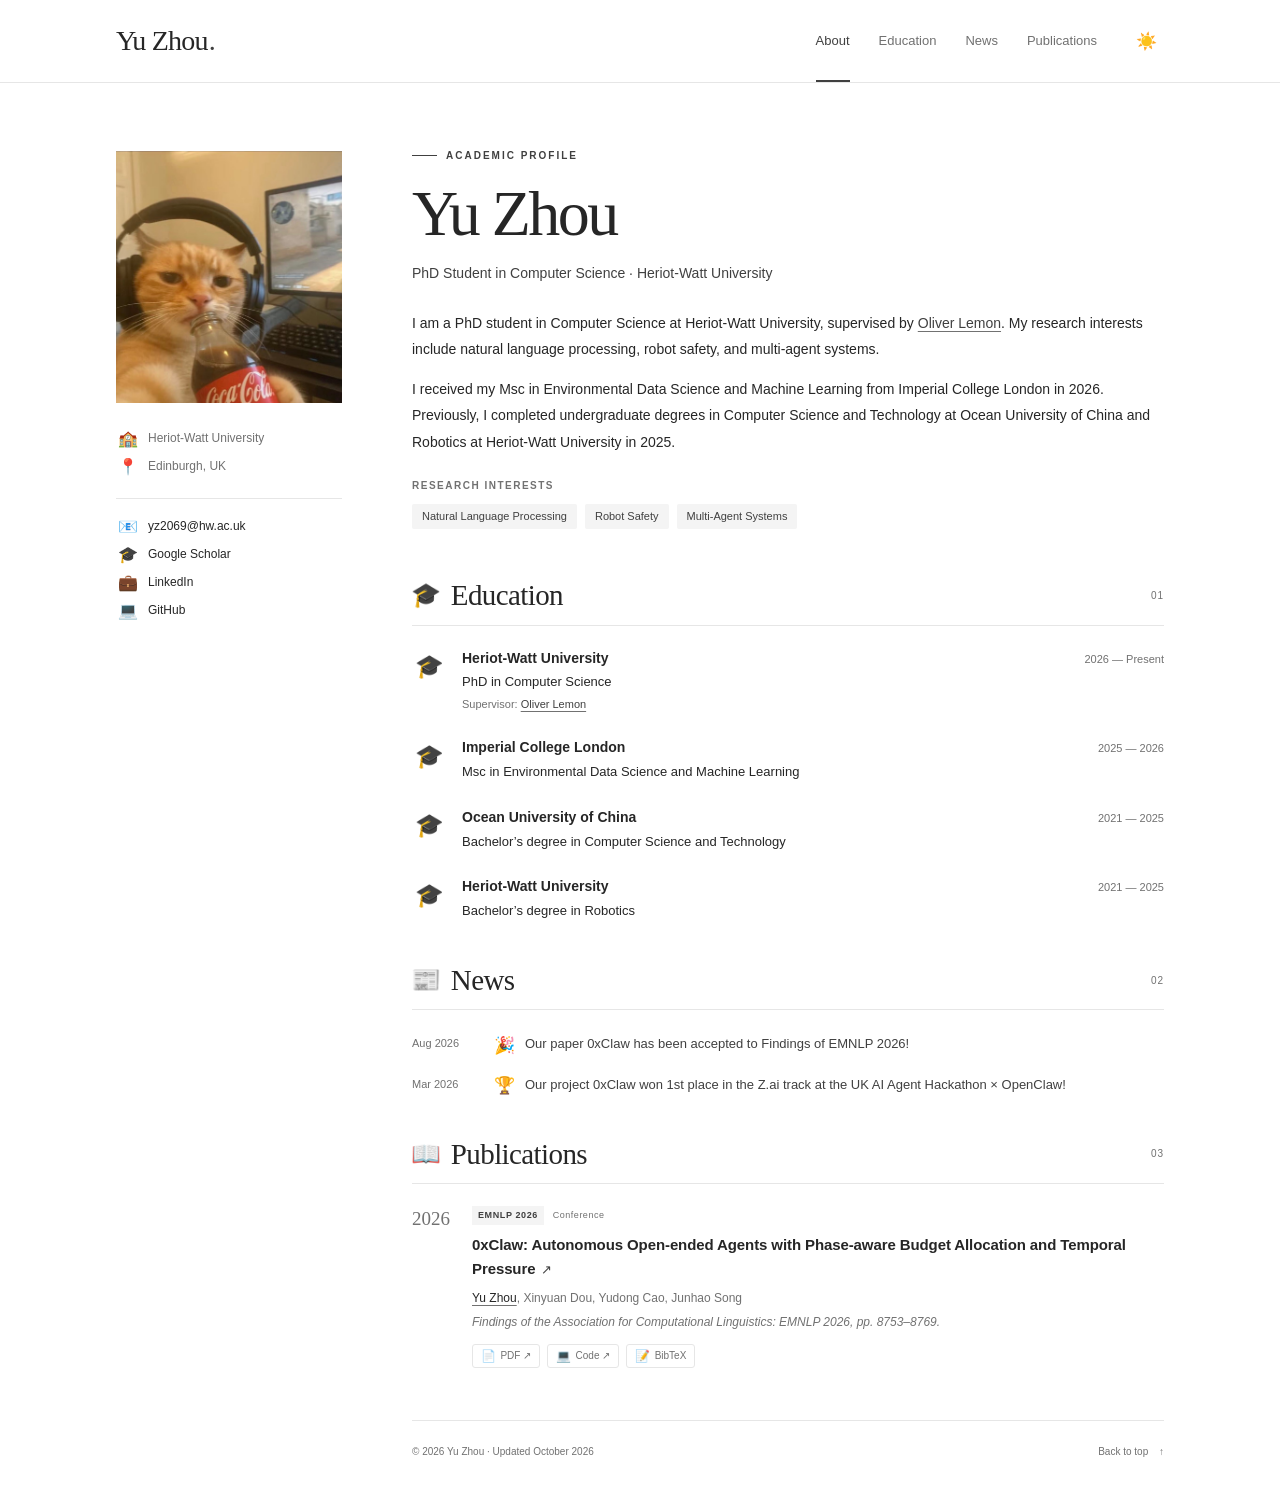
<file: index.html>
<!doctype html>
<html lang="en">
  <head>
    <meta charset="utf-8">
    <meta name="viewport" content="width=device-width, initial-scale=1">
    <meta name="description" content="Yu Zhou is a PhD student in Computer Science at Heriot-Watt University, researching natural language processing, robot safety, and multi-agent systems.">
    <meta name="theme-color" content="#ffffff">
    <title>Yu Zhou — Academic Profile</title>
    <link rel="icon" href="./assets/favicon.svg" type="image/svg+xml">
    <link rel="stylesheet" href="./styles.css">
    <script src="./theme.js"></script>
    <script src="./data.js" defer></script>
    <script src="./app.js" defer></script>
  </head>
  <body>
    <a class="skip-link" href="#main">Skip to content</a>
    <header class="site-header">
      <div class="header-inner">
        <a class="wordmark" href="#about" aria-label="Yu Zhou, home"><span class="brand-name">Yu Zhou</span><span class="brand-dot" aria-hidden="true">.</span></a>
        <nav class="main-nav" aria-label="Main navigation">
          <a class="nav-link active" href="#about" aria-current="location">About</a>
          <a class="nav-link" href="#education">Education</a>
          <a class="nav-link" href="#news">News</a>
          <a class="nav-link" href="#publications">Publications</a>
        </nav>
        <button class="theme-toggle icon-button" type="button" aria-label="Switch to dark theme" title="Switch to dark theme"></button>
      </div>
    </header>

    <div class="page-shell">
      <aside class="profile-aside" aria-label="Profile photo and contact information">
        <div id="portrait" class="portrait-placeholder">
          <span class="photo-corner top-left" aria-hidden="true"></span>
          <span class="photo-corner bottom-right" aria-hidden="true"></span>
          <span class="portrait-monogram" aria-hidden="true">YZ</span>
          <span class="portrait-label">Yu Zhou</span>
        </div>
        <div id="sidebar-details" class="sidebar-details"></div>
        <div id="social-links" class="social-links" aria-label="Contact and academic profiles"></div>
        <span id="template-badge" class="template-badge"><span aria-hidden="true"></span> Template preview</span>
      </aside>
      <main id="main" class="main-content">
      <section id="about" class="about-section" aria-labelledby="profile-name">
        <div class="profile-copy">
          <p class="eyebrow"><span class="eyebrow-line" aria-hidden="true"></span> Academic profile</p>
          <h1 id="profile-name">Yu Zhou</h1>
          <p id="profile-role" class="profile-role"></p>
          <div id="biography" class="biography"></div>
          <div class="interests-block">
            <h2 class="label-heading">Research interests</h2>
            <ul id="interests" class="interest-list" aria-label="Research interests"></ul>
          </div>
        </div>
      </section>

      <section id="education" class="content-section" aria-labelledby="education-title">
        <div class="section-heading"><h2 id="education-title"><span class="emoji-icon section-emoji" aria-hidden="true">🎓</span>Education</h2><span class="section-index" aria-hidden="true">01</span></div>
        <div id="education-list" class="education-list"></div>
      </section>

      <section id="news" class="content-section" aria-labelledby="news-title">
        <div class="section-heading"><h2 id="news-title"><span class="emoji-icon section-emoji" aria-hidden="true">📰</span>News</h2><span class="section-index" aria-hidden="true">02</span></div>
        <div id="news-list" class="news-list"></div>
      </section>

      <section id="publications" class="content-section publications-section" aria-labelledby="publications-title">
        <div class="section-heading"><h2 id="publications-title"><span class="emoji-icon section-emoji" aria-hidden="true">📖</span>Publications</h2><span class="section-index" aria-hidden="true">03</span></div>
        <div class="publication-toolbar">
          <div class="publication-filters" role="group" aria-label="Filter publications">
            <button type="button" class="filter-button active" data-filter="all" aria-pressed="true">All <span id="publication-count"></span></button>
            <button type="button" class="filter-button" data-filter="conference" aria-pressed="false">Conference</button>
            <button type="button" class="filter-button" data-filter="journal" aria-pressed="false">Journal</button>
            <button type="button" class="filter-button" data-filter="preprint" aria-pressed="false">Preprint</button>
          </div>
          <span class="publication-note">* Equal contribution</span>
        </div>
        <p id="filter-status" class="sr-only" role="status" aria-live="polite"></p>
        <div id="publication-list"></div>
      </section>

      <noscript><p class="notice">Please enable JavaScript to view this profile’s biography, education, news, and publications.</p></noscript>
      <footer class="site-footer">
        <div><p id="copyright"></p><p id="template-note" class="footer-note">A personal academic homepage · Placeholder content for preview.</p></div>
        <a class="back-to-top" href="#about">Back to top <span aria-hidden="true">↑</span></a>
      </footer>
      </main>
    </div>

    <dialog id="content-dialog" class="content-dialog" aria-labelledby="dialog-title">
      <div class="dialog-heading"><h2 id="dialog-title"></h2><button id="dialog-close" class="icon-button" type="button" aria-label="Close dialog">×</button></div>
      <div id="dialog-body"></div>
      <button id="copy-citation" class="outline-button" type="button" hidden>Copy BibTeX</button>
      <p id="copy-status" class="copy-status" role="status"></p>
    </dialog>
  </body>
</html>
</file>
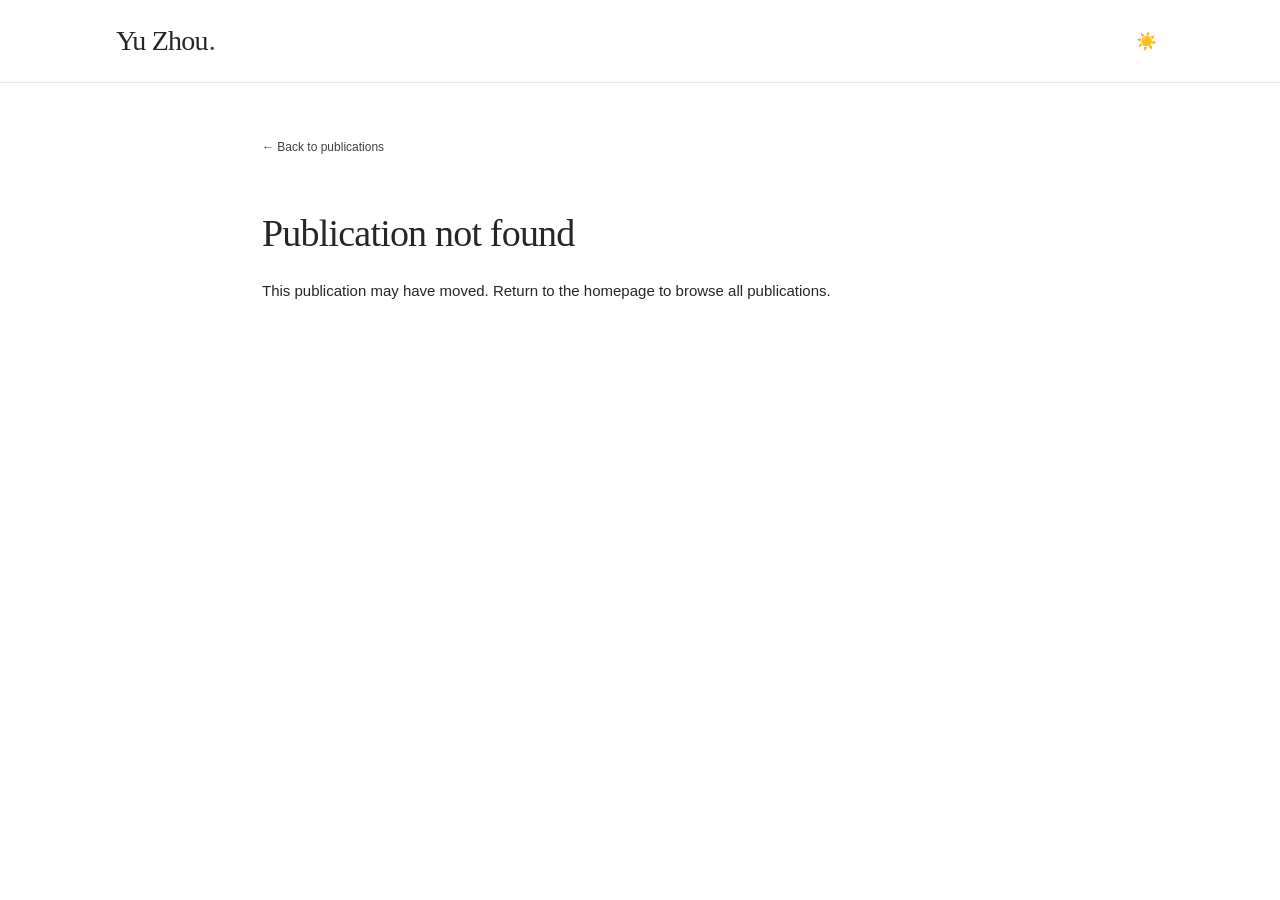
<file: publication.html>
<!doctype html>
<html lang="en">
  <head>
    <meta charset="utf-8">
    <meta name="viewport" content="width=device-width, initial-scale=1">
    <meta name="description" content="Research publications and citation information by Yu Zhou, Heriot-Watt University.">
    <meta name="theme-color" content="#ffffff">
    <title>Publication — Academic Profile</title>
    <link rel="icon" href="./assets/favicon.svg" type="image/svg+xml">
    <link rel="stylesheet" href="./styles.css">
    <script src="./theme.js"></script>
    <script src="./data.js" defer></script>
    <script src="./app.js" defer></script>
  </head>
  <body>
    <a class="skip-link" href="#publication-detail">Skip to content</a>
    <header class="site-header"><div class="header-inner">
      <a class="wordmark" href="./index.html" aria-label="Yu Zhou, home"><span class="brand-name">Yu Zhou</span><span class="brand-dot" aria-hidden="true">.</span></a>
      <button class="theme-toggle icon-button" type="button" aria-label="Switch to dark theme"></button>
    </div></header>
    <main class="detail-shell">
      <a class="detail-back" href="./index.html#publications">← Back to publications</a>
      <article id="publication-detail"></article>
      <noscript><p class="notice">Please enable JavaScript to view the publication details.</p></noscript>
    </main>
    <dialog id="content-dialog" class="content-dialog" aria-labelledby="dialog-title">
      <div class="dialog-heading"><h2 id="dialog-title"></h2><button id="dialog-close" class="icon-button" type="button" aria-label="Close dialog">×</button></div>
      <div id="dialog-body"></div>
      <button id="copy-citation" class="outline-button" type="button" hidden>Copy BibTeX</button>
      <p id="copy-status" class="copy-status" role="status"></p>
    </dialog>
  </body>
</html>
</file>
<file: styles.css>
/* Academic profile — a monochrome layout with a persistent profile column. */
:root {
  color-scheme: light;
  --bg: #ffffff;
  --surface: #ffffff;
  --text: #262626;
  --muted: #717171;
  --accent: #404040;
  --accent-hover: #111111;
  --wash: #f4f4f4;
  --line: #e6e6e6;
  --portrait: #f1f1f1;
  --serif: "Iowan Old Style", "Palatino Linotype", "Book Antiqua", Georgia, serif;
  --sans: -apple-system, BlinkMacSystemFont, "Segoe UI", Arial, sans-serif;
}
:root[data-theme="dark"] {
  color-scheme: dark;
  --bg: #171717;
  --surface: #202020;
  --text: #e9e9e9;
  --muted: #aaaaaa;
  --accent: #c4c4c4;
  --accent-hover: #ffffff;
  --wash: #2b2b2b;
  --line: #383838;
  --portrait: #252525;
}
* { box-sizing: border-box; }
html { scroll-behavior: smooth; scroll-padding-top: 104px; }
body { margin: 0; background: var(--bg); color: var(--text); font: 15px/1.75 var(--sans); -webkit-font-smoothing: antialiased; }
button, input { font: inherit; }
button, a { -webkit-tap-highlight-color: transparent; }
button { cursor: pointer; }
a { color: var(--accent); text-decoration: none; }
a:hover { color: var(--accent-hover); }
button:focus-visible, a:focus-visible, summary:focus-visible { outline: 2px solid var(--accent); outline-offset: 5px; border-radius: 2px; }
button { color: inherit; }
.emoji-icon { display: inline-flex; align-items: center; justify-content: center; width: 1.2em; height: 1.2em; flex-shrink: 0; font: 17px/1 "Apple Color Emoji", "Segoe UI Emoji", "Noto Color Emoji", sans-serif; letter-spacing: 0; }
.inline-link { text-decoration: underline; text-decoration-color: var(--muted); text-underline-offset: 3px; }
.inline-link:hover { text-decoration-color: currentColor; }
[hidden] { display: none !important; }
::selection { background: var(--accent); color: var(--bg); }
.site-header { position: sticky; top: 0; z-index: 10; border-bottom: 1px solid var(--line); background: var(--bg); }
.header-inner { max-width: 1112px; height: 82px; margin: auto; display: flex; align-items: center; gap: 30px; padding: 0 32px; }
.wordmark { font: 28px/1 var(--serif); color: var(--text); letter-spacing: -.8px; margin-right: auto; white-space: nowrap; }
.brand-dot { color: var(--accent); padding-left: 1px; }
.main-nav { display: flex; align-items: center; height: 100%; gap: 29px; }
.nav-link { display: flex; align-items: center; height: 100%; font-size: 13px; color: var(--muted); border-bottom: 2px solid transparent; padding-top: 2px; }
.nav-link:hover, .nav-link.active { color: var(--accent); }
.nav-link.active { border-bottom-color: var(--accent); }
.icon-button { display: inline-flex; align-items: center; justify-content: center; width: 36px; height: 36px; border: 0; background: transparent; padding: 8px; color: var(--muted); border-radius: 50%; }
.icon-button:hover { background: var(--wash); color: var(--accent); }
.theme-toggle { margin-left: 1px; }
.theme-control { position: relative; }
.theme-menu { position: absolute; z-index: 12; right: 0; top: 45px; padding: 5px; width: 150px; background: var(--surface); border: 1px solid var(--line); border-radius: 5px; box-shadow: 0 5px 20px #0000000d; }
.theme-option { display: flex; gap: 9px; width: 100%; align-items: center; border: 0; background: transparent; padding: 7px 9px; text-align: left; font-size: 11px; border-radius: 3px; color: var(--muted); }
.theme-option .emoji-icon { font-size: 15px; }
.theme-option[aria-pressed="true"], .theme-option:hover { background: var(--wash); color: var(--text); }
.page-shell { max-width: 1112px; margin: auto; padding: 64px 32px 0; display: grid; grid-template-columns: 226px minmax(0, 1fr); column-gap: 70px; align-items: start; }
.profile-aside { position: sticky; top: 122px; padding-top: 4px; }
.portrait-placeholder { position: relative; height: 252px; width: 100%; overflow: hidden; background-color: var(--portrait); background-image: linear-gradient(90deg, var(--line) 1px, transparent 1px), linear-gradient(var(--line) 1px, transparent 1px); background-size: 28px 28px; display: flex; flex-direction: column; align-items: center; justify-content: center; }
.portrait-placeholder::after { content: ""; position: absolute; width: 175px; height: 175px; border: 1px solid var(--accent); border-radius: 50%; opacity: .16; top: 27px; }
.portrait-monogram { position: relative; z-index: 1; display: flex; align-items: center; justify-content: center; width: 135px; height: 135px; border-radius: 50%; background: var(--portrait); font: italic 61px/1 var(--serif); letter-spacing: -5px; padding-right: 5px; color: var(--accent); }
.portrait-label { position: absolute; bottom: 19px; font-size: 10px; letter-spacing: 1.7px; text-transform: uppercase; color: var(--accent); }
.photo-corner { position: absolute; width: 15px; height: 15px; border-color: var(--accent); opacity: .5; }
.top-left { top: 13px; left: 13px; border-left: 1px solid; border-top: 1px solid; }
.bottom-right { bottom: 13px; right: 13px; border-right: 1px solid; border-bottom: 1px solid; }
.profile-photo { width: 100%; height: 252px; object-fit: cover; display: block; }
.sidebar-details { display: grid; gap: 0; margin-top: 22px; color: var(--muted); font-size: 12px; padding-bottom: 17px; border-bottom: 1px solid var(--line); }
.sidebar-item, .social-link { display: grid; grid-template-columns: 24px minmax(0, 1fr); column-gap: 8px; align-items: center; min-height: 28px; line-height: 1.65; }
.sidebar-item > .emoji-icon, .social-link > .emoji-icon { width: 24px; height: 24px; font-size: 16px; margin: 0; }
.sidebar-item > span:not(.emoji-icon), .social-link > span:not(.emoji-icon):not(.link-arrow) { min-width: 0; overflow-wrap: anywhere; }
.social-links { display: grid; gap: 0; margin-top: 14px; }
.social-link { grid-template-columns: 24px minmax(0, 1fr) 12px; padding: 2px 0; color: var(--text); background: none; border: 0; font-size: 12px; width: 100%; text-align: left; }
.social-link:hover { color: var(--accent); }
.social-link .link-arrow { font-size: 12px; justify-self: end; color: var(--muted); opacity: 0; transition: opacity .15s; }
.social-link:hover .link-arrow, .social-link:focus-visible .link-arrow { opacity: 1; }
.template-badge { display: inline-flex; align-items: center; gap: 7px; margin-top: 25px; font-size: 10px; letter-spacing: .3px; color: var(--muted); }
.template-badge > span { width: 5px; height: 5px; border-radius: 50%; background: var(--accent); }
.main-content { min-width: 0; }
.about-section { padding-bottom: 9px; }
.eyebrow { display: flex; align-items: center; gap: 9px; margin: 0 0 13px; color: var(--accent); text-transform: uppercase; letter-spacing: 2px; font-size: 10px; font-weight: 600; }
.eyebrow-line { height: 1px; width: 25px; background: var(--accent); }
h1 { margin: 0; font: 64px/1.12 var(--serif); letter-spacing: -2.5px; }
.profile-role { font-size: 14px; color: var(--accent); margin: 12px 0 24px; }
.biography { color: var(--text); font-size: 14px; line-height: 1.9; }
.biography p { margin: 0 0 13px; }
.interests-block { margin-top: 23px; }
.label-heading { font-size: 10px; line-height: 1.4; text-transform: uppercase; letter-spacing: 1.5px; font-weight: 600; color: var(--muted); margin: 0 0 11px; }
.interest-list { list-style: none; display: flex; gap: 8px; flex-wrap: wrap; margin: 0; padding: 0; }
.interest-list li { font-size: 11px; color: var(--accent); background: var(--wash); padding: 3px 10px; border-radius: 2px; }
.content-section { margin-top: 40px; }
.section-heading { display: flex; align-items: center; justify-content: space-between; border-bottom: 1px solid var(--line); padding-bottom: 12px; margin-bottom: 22px; }
.section-heading h2 { display: flex; align-items: center; gap: 10px; font: 29px/1.2 var(--serif); letter-spacing: -.6px; margin: 0; }
.section-emoji { font-size: 24px; }
.section-index { font: 10px/1.5 var(--sans); letter-spacing: 1px; color: var(--muted); }
.education-list { display: grid; gap: 23px; }
.education-item { display: flex; align-items: flex-start; gap: 16px; }
.education-icon { width: 34px; height: 34px; display: flex; align-items: center; justify-content: center; flex-shrink: 0; margin-top: 2px; }
.education-icon .emoji-icon { font-size: 23px; }
.education-copy { flex: 1; min-width: 0; }
.education-topline { display: flex; align-items: baseline; gap: 15px; justify-content: space-between; }
.education-item h3 { margin: 0; font-size: 14px; line-height: 1.55; font-weight: 600; }
.education-period { white-space: nowrap; font-size: 11px; color: var(--muted); font-variant-numeric: tabular-nums; }
.education-degree { margin: 2px 0 0; font-size: 13px; }
.education-detail { margin: 1px 0 0; font-size: 11px; color: var(--muted); }
.news-list { display: grid; gap: 16px; }
.news-item { display: grid; grid-template-columns: 70px 19px minmax(0, 1fr); gap: 12px; align-items: start; }
.news-date { color: var(--muted); font-size: 11px; line-height: 1.8; padding-top: 2px; white-space: nowrap; font-variant-numeric: tabular-nums; }
.news-symbol { display: flex; align-items: center; padding-top: 3px; }
.news-symbol .emoji-icon { font-size: 17px; }
.news-text { margin: 0; font-size: 13px; line-height: 1.85; }
.news-text a:hover { text-decoration: underline; }
.publication-toolbar { display: flex; align-items: center; justify-content: space-between; gap: 12px; margin-top: -3px; margin-bottom: 27px; }
.publication-filters { display: flex; flex-wrap: wrap; gap: 5px; }
.filter-button { border: 1px solid transparent; border-radius: 3px; padding: 4px 9px; background: transparent; font-size: 11px; color: var(--muted); line-height: 1.6; }
.filter-button.active { background: var(--wash); border-color: var(--line); color: var(--accent); }
.filter-button:hover { color: var(--accent); background: var(--wash); }
#publication-count { font-size: 10px; margin-left: 4px; }
.publication-note { font-size: 10px; color: var(--muted); white-space: nowrap; }
.publication-year-group { display: grid; grid-template-columns: 43px minmax(0, 1fr); gap: 17px; }
.publication-year { font: 19px/1.3 var(--serif); color: var(--muted); margin: 0; padding-top: 1px; }
.publication-item { padding-bottom: 25px; margin-bottom: 25px; border-bottom: 1px solid var(--line); }
.publication-year-group:last-child .publication-item:last-child { border-bottom: 0; padding-bottom: 0; margin-bottom: 0; }
.publication-kicker { display: flex; align-items: center; gap: 9px; margin-bottom: 8px; }
.venue-badge { display: inline-block; background: var(--wash); padding: 1px 6px; color: var(--accent); font-size: 9px; line-height: 1.8; letter-spacing: .6px; font-weight: 600; }
.publication-type { font-size: 9px; letter-spacing: .5px; color: var(--muted); text-transform: capitalize; }
.publication-item h3 { font-size: 15px; line-height: 1.6; margin: 0 0 7px; font-weight: 600; letter-spacing: -.1px; }
.publication-title { color: var(--text); }
.publication-title:hover { color: var(--accent); text-decoration: underline; text-underline-offset: 4px; }
.title-arrow { display: inline-block; margin-left: 6px; font-weight: 400; color: var(--accent); font-size: 13px; }
.publication-authors { font-size: 12px; color: var(--muted); margin: 0 0 3px; line-height: 1.8; }
.author-self { color: var(--text); text-decoration: underline; text-decoration-color: var(--muted); text-underline-offset: 3px; }
.publication-authors sup { font-size: 9px; }
.publication-venue { font-size: 12px; line-height: 1.7; font-style: italic; margin: 0; color: var(--muted); }
.publication-extra { font-size: 10px; color: var(--accent); margin: 5px 0 0; }
.publication-actions { display: flex; flex-wrap: wrap; gap: 7px; margin-top: 11px; }
.outline-button { display: inline-flex; align-items: center; justify-content: center; gap: 5px; border: 1px solid var(--line); border-radius: 3px; background: transparent; padding: 2px 8px; font-size: 10px; line-height: 1.8; color: var(--muted); }
.outline-button:hover { border-color: var(--accent); color: var(--accent); background: var(--wash); }
.outline-button .emoji-icon { font-size: 12px; }
.abstract-panel { font-size: 12px; line-height: 1.85; background: var(--wash); border-left: 2px solid var(--accent); padding: 14px 17px; margin: 13px 0 0; }
.site-footer { border-top: 1px solid var(--line); margin-top: 52px; padding: 22px 0 30px; display: flex; gap: 16px; justify-content: space-between; align-items: flex-start; font-size: 10px; color: var(--muted); }
.site-footer p { margin: 0; }
.site-footer .footer-note { font-size: 9px; margin-top: 3px; }
.back-to-top { color: var(--muted); white-space: nowrap; }
.back-to-top span { margin-left: 8px; }
.content-dialog { border: 1px solid var(--line); padding: 25px; background: var(--surface); color: var(--text); border-radius: 6px; width: min(560px, calc(100% - 32px)); max-height: 85vh; overflow: auto; }
.content-dialog::backdrop { background: #11111166; backdrop-filter: blur(3px); }
.dialog-heading { display: flex; align-items: center; justify-content: space-between; gap: 15px; }
.dialog-heading h2 { font: 25px/1.3 var(--serif); margin: 0; }
#dialog-close { font-size: 26px; flex-shrink: 0; }
#dialog-body { font-size: 13px; }
pre { white-space: pre-wrap; overflow-wrap: anywhere; font: 11px/1.8 ui-monospace, SFMono-Regular, Consolas, monospace; background: var(--wash); padding: 17px; border-radius: 3px; }
.copy-status { color: var(--accent); font-size: 11px; margin-bottom: 0; }
.skip-link { position: fixed; top: -100px; left: 16px; z-index: 30; padding: 8px 16px; background: var(--surface); }
.skip-link:focus { top: 12px; }
.sr-only { position: absolute; width: 1px; height: 1px; padding: 0; margin: -1px; overflow: hidden; clip: rect(0,0,0,0); white-space: nowrap; border: 0; }
.notice { padding: 15px 18px; background: var(--wash); font-size: 12px; border-left: 2px solid var(--accent); }
.empty-state { color: var(--muted); font-size: 13px; padding: 20px 0; }
.detail-shell { max-width: 820px; margin: 0 auto; padding: 50px 32px; }
.detail-back { font-size: 12px; display: inline-block; margin-bottom: 35px; }
.detail-title { font: 38px/1.3 var(--serif); letter-spacing: -.8px; margin: 16px 0 20px; }
.detail-abstract { font-size: 15px; line-height: 1.9; }
.detail-section-title { font: 26px/1.3 var(--serif); margin-top: 35px; }
.detail-shell .publication-authors, .detail-shell .publication-venue { font-size: 14px; }
@media (min-width: 1450px) { .page-shell { padding-top: 76px; } }
@media (max-height: 800px) and (min-width: 761px) { .profile-aside { position: static; } }
@media (max-width: 1000px) {
  .page-shell { column-gap: 44px; grid-template-columns: 200px minmax(0, 1fr); }
  .portrait-placeholder, .profile-photo { height: 226px; }
  .portrait-placeholder::after { top: 15px; }
  .publication-toolbar { align-items: flex-start; flex-direction: column; gap: 8px; }
}
@media (max-width: 760px) {
  html { scroll-padding-top: 115px; }
  .header-inner { height: auto; min-height: 97px; padding: 14px 24px 0; flex-wrap: wrap; gap: 0 16px; }
  .wordmark { font-size: 25px; }
  .theme-control { order: 1; margin-left: auto; }
  .main-nav { order: 2; flex-basis: 100%; height: 42px; gap: 26px; margin-top: 4px; }
  .nav-link { font-size: 12px; }
  .page-shell { display: block; padding: 30px 24px 0; }
  .profile-aside { position: static; display: grid; grid-template-columns: 136px minmax(0, 1fr); column-gap: 23px; padding: 0 0 28px; border-bottom: 1px solid var(--line); margin-bottom: 31px; align-items: start; }
  .portrait-placeholder, .profile-photo { grid-column: 1; grid-row: 1; height: 162px; }
  .portrait-placeholder::after { width: 108px; height: 108px; top: 13px; }
  .portrait-monogram { width: 90px; height: 90px; font-size: 43px; letter-spacing: -3px; margin-top: -15px; }
  .portrait-label { font-size: 8px; letter-spacing: 1px; bottom: 13px; }
  .sidebar-details { grid-column: 2; grid-row: 1; align-self: center; margin-top: 0; border-bottom: 0; padding-bottom: 0; font-size: 11px; gap: 0; }
  .sidebar-item, .social-link { column-gap: 7px; }
  .social-links { grid-column: 1 / -1; grid-row: 2; display: flex; flex-wrap: wrap; gap: 6px 17px; margin-top: 18px; }
  .social-link { grid-template-columns: 24px minmax(0, 1fr); width: max-content; max-width: 100%; font-size: 11px; }
  .social-link .link-arrow { display: none; }
  .template-badge { grid-column: 1 / -1; grid-row: 3; margin-top: 10px; font-size: 9px; }
  h1 { font-size: 53px; }
  .profile-role { font-size: 13px; margin-bottom: 20px; }
  .biography { font-size: 14px; }
  .content-section { margin-top: 34px; }
  .section-heading h2 { font-size: 27px; }
  .education-topline { flex-wrap: wrap; gap: 1px 12px; }
  .education-item { gap: 11px; }
  .education-period { font-size: 10px; }
  .news-item { grid-template-columns: 62px 21px minmax(0, 1fr); gap: 9px; }
  .news-date { font-size: 10px; }
  .publication-year-group { grid-template-columns: 34px minmax(0,1fr); gap: 12px; }
  .publication-year { font-size: 16px; }
  .publication-item h3 { font-size: 14px; }
  .publication-toolbar { margin-bottom: 25px; }
  .filter-button { padding: 4px 7px; }
  .site-footer { margin-top: 38px; }
  .detail-shell { padding: 32px 24px; }
  .detail-title { font-size: 30px; }
}
@media (max-width: 360px) {
  .header-inner, .page-shell { padding-left: 18px; padding-right: 18px; }
  .main-nav { gap: 20px; }
  .profile-aside { grid-template-columns: 115px minmax(0,1fr); gap: 0 18px; }
  .portrait-placeholder, .profile-photo { height: 150px; }
  .portrait-placeholder::after { width: 95px; height: 95px; }
}
@media (prefers-reduced-motion: reduce) { html { scroll-behavior: auto; } * { transition: none !important; } }
@media print {
  :root, :root[data-theme="dark"] { --bg: #fff; --text: #111; --muted: #555; --accent: #333; --line: #ddd; --wash: #f5f5f5; --portrait: #eee; }
  .site-header { position: static; }
  .main-nav, .theme-toggle, .template-badge, .publication-toolbar, .publication-actions, .back-to-top, .content-dialog { display: none; }
  .page-shell { display: grid; grid-template-columns: 155px minmax(0, 1fr); gap: 35px; padding-top: 25px; }
  .profile-aside { position: static; display: block; border: 0; }
  .portrait-placeholder, .profile-photo { height: 175px; }
  .social-links { display: grid; }
  .publication-item, .education-item, .news-item { break-inside: avoid; }
  .content-section { margin-top: 24px; }
}
</file>
